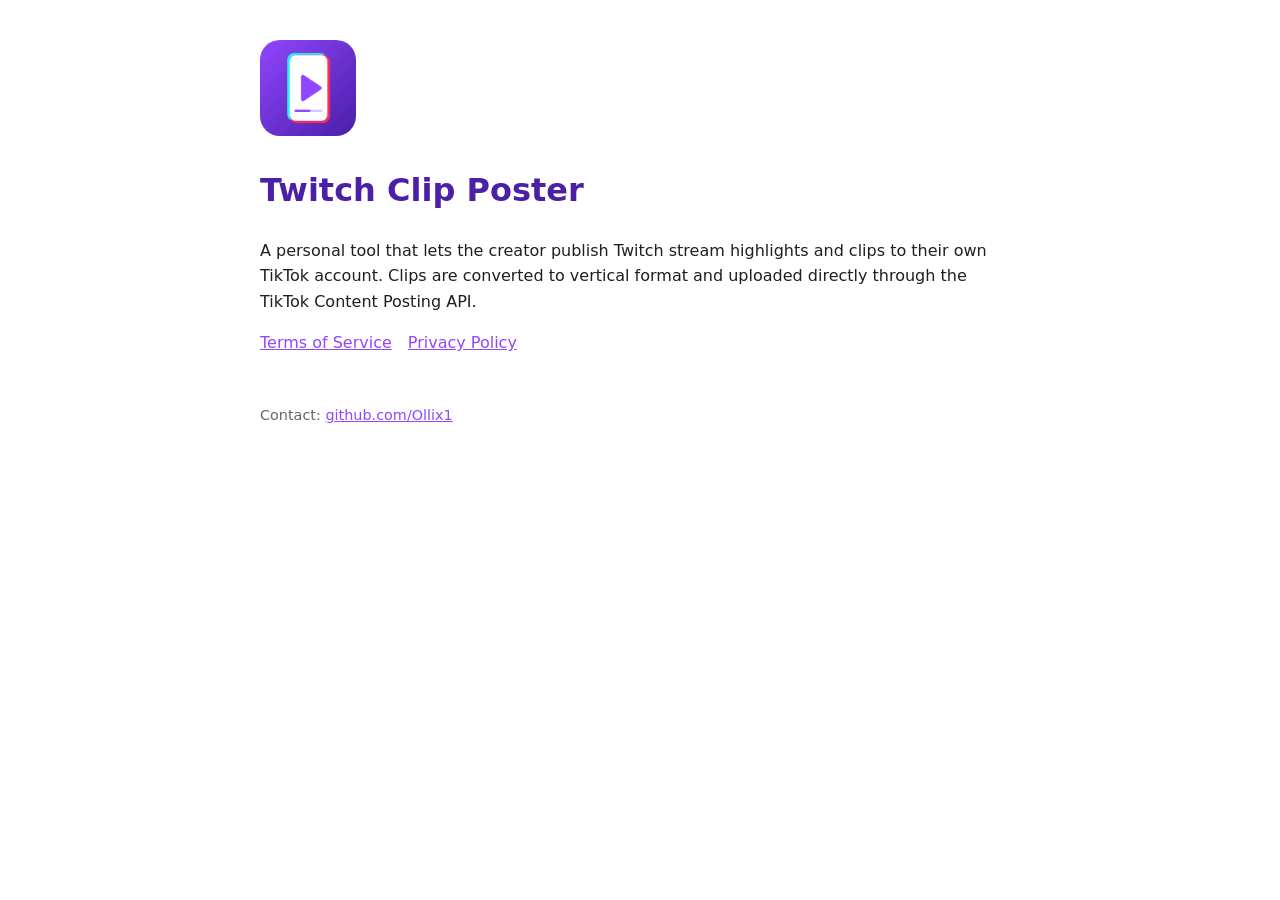
<file: index.html>
<!DOCTYPE html>
<html lang="en"><head><meta charset="utf-8"><meta name="viewport" content="width=device-width,initial-scale=1">
<title>Twitch Clip Poster</title><link rel="stylesheet" href="style.css"></head>
<body>
<img class="logo" src="icon.png" alt="Twitch Clip Poster logo">
<h1>Twitch Clip Poster</h1>
<p>A personal tool that lets the creator publish Twitch stream highlights and clips to their own TikTok account. Clips are converted to vertical format and uploaded directly through the TikTok Content Posting API.</p>
<nav><a href="terms.html">Terms of Service</a><a href="privacy.html">Privacy Policy</a></nav>
<footer>Contact: <a href="https://github.com/Ollix1">github.com/Ollix1</a></footer>
</body></html>
</file>
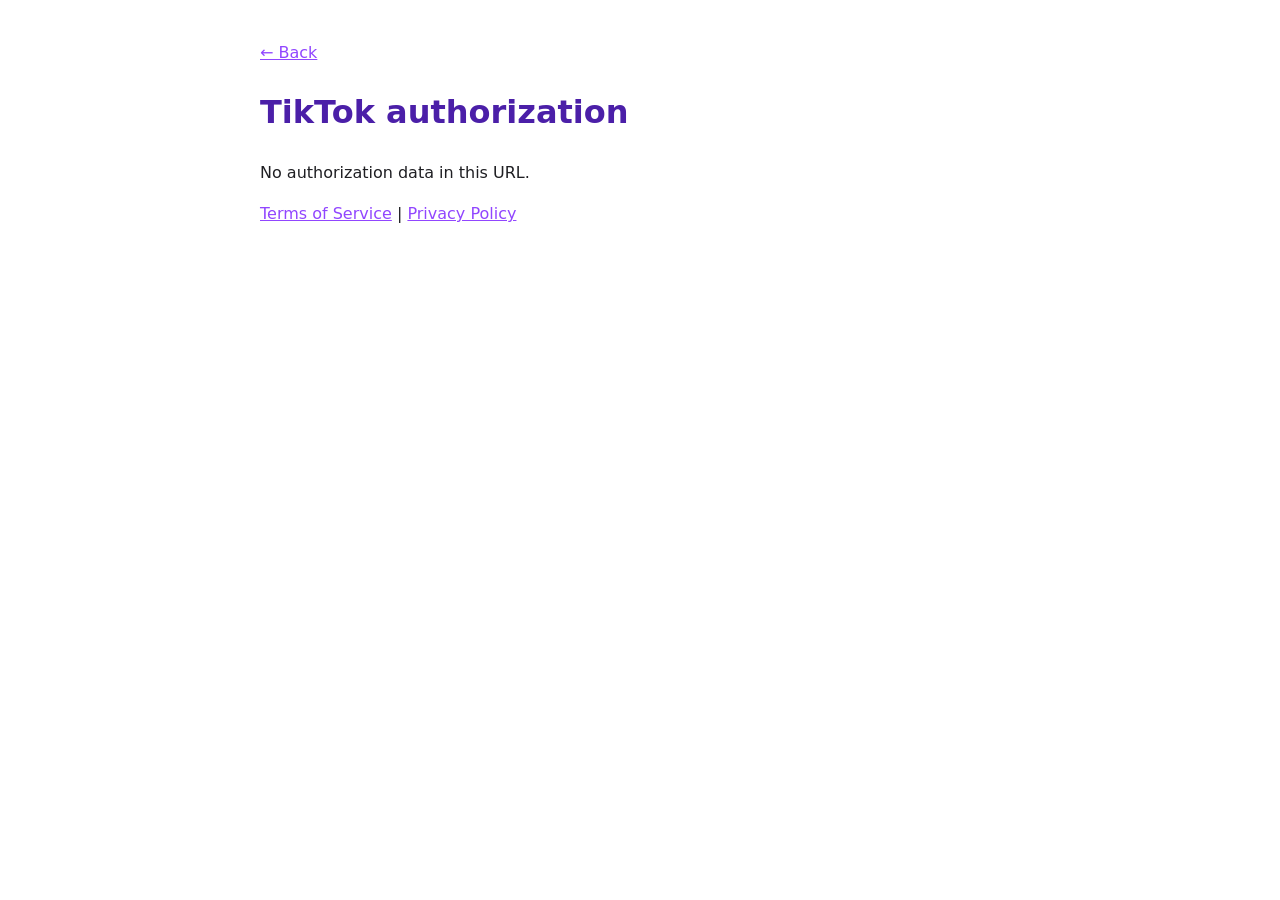
<file: callback.html>
<!DOCTYPE html>
<html lang="en"><head><meta charset="utf-8"><meta name="viewport" content="width=device-width,initial-scale=1">
<title>TikTok Login - Twitch Clip Poster</title><link rel="stylesheet" href="style.css"></head>
<body>
<p><a href="index.html">&larr; Back</a></p>
<h1>TikTok authorization</h1>
<p id="status">Waiting for TikTok response...</p>
<pre id="out" style="white-space:pre-wrap;word-break:break-all;background:#f4f0ff;padding:12px;border-radius:8px;display:none"></pre>
<p><a href="terms.html">Terms of Service</a> | <a href="privacy.html">Privacy Policy</a></p>
<script>
const p = new URLSearchParams(location.search);
const s = document.getElementById('status'), o = document.getElementById('out');
if (p.get('code')) {
  s.textContent = 'Authorization successful. Copy this code into the app:';
  o.textContent = p.get('code'); o.style.display = 'block';
} else if (p.get('error')) {
  s.textContent = 'Authorization failed: ' + p.get('error') + ' ' + (p.get('error_description') || '');
} else {
  s.textContent = 'No authorization data in this URL.';
}
</script>
</body></html>
</file>
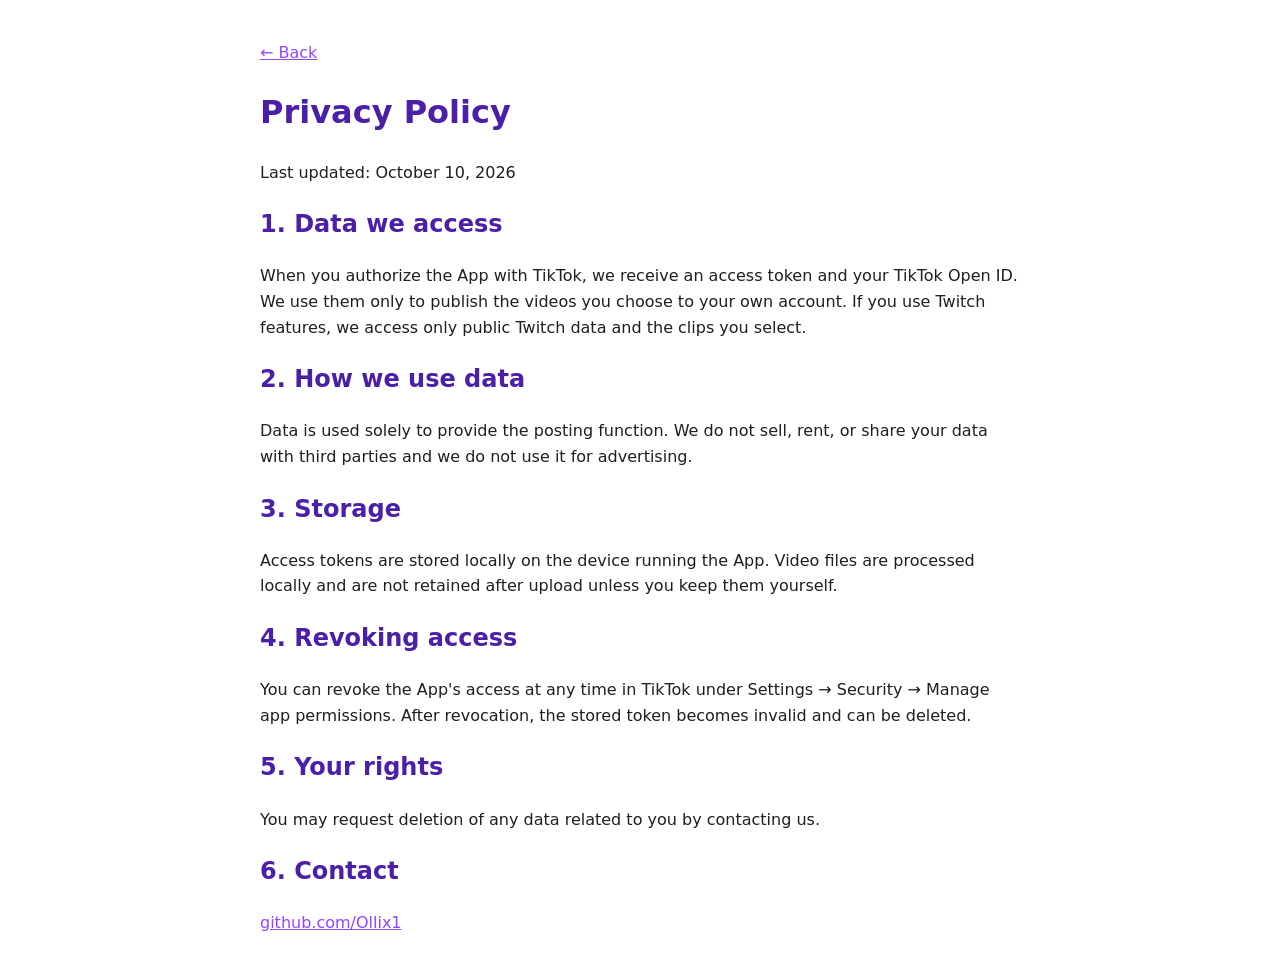
<file: privacy.html>
<!DOCTYPE html>
<html lang="en"><head><meta charset="utf-8"><meta name="viewport" content="width=device-width,initial-scale=1">
<title>Privacy Policy - Twitch Clip Poster</title><link rel="stylesheet" href="style.css"></head>
<body>
<p><a href="index.html">&larr; Back</a></p>
<h1>Privacy Policy</h1>
<p>Last updated: October 10, 2026</p>
<h2>1. Data we access</h2>
<p>When you authorize the App with TikTok, we receive an access token and your TikTok Open ID. We use them only to publish the videos you choose to your own account. If you use Twitch features, we access only public Twitch data and the clips you select.</p>
<h2>2. How we use data</h2>
<p>Data is used solely to provide the posting function. We do not sell, rent, or share your data with third parties and we do not use it for advertising.</p>
<h2>3. Storage</h2>
<p>Access tokens are stored locally on the device running the App. Video files are processed locally and are not retained after upload unless you keep them yourself.</p>
<h2>4. Revoking access</h2>
<p>You can revoke the App's access at any time in TikTok under Settings &rarr; Security &rarr; Manage app permissions. After revocation, the stored token becomes invalid and can be deleted.</p>
<h2>5. Your rights</h2>
<p>You may request deletion of any data related to you by contacting us.</p>
<h2>6. Contact</h2>
<p><a href="https://github.com/Ollix1">github.com/Ollix1</a></p>
</body></html>
</file>
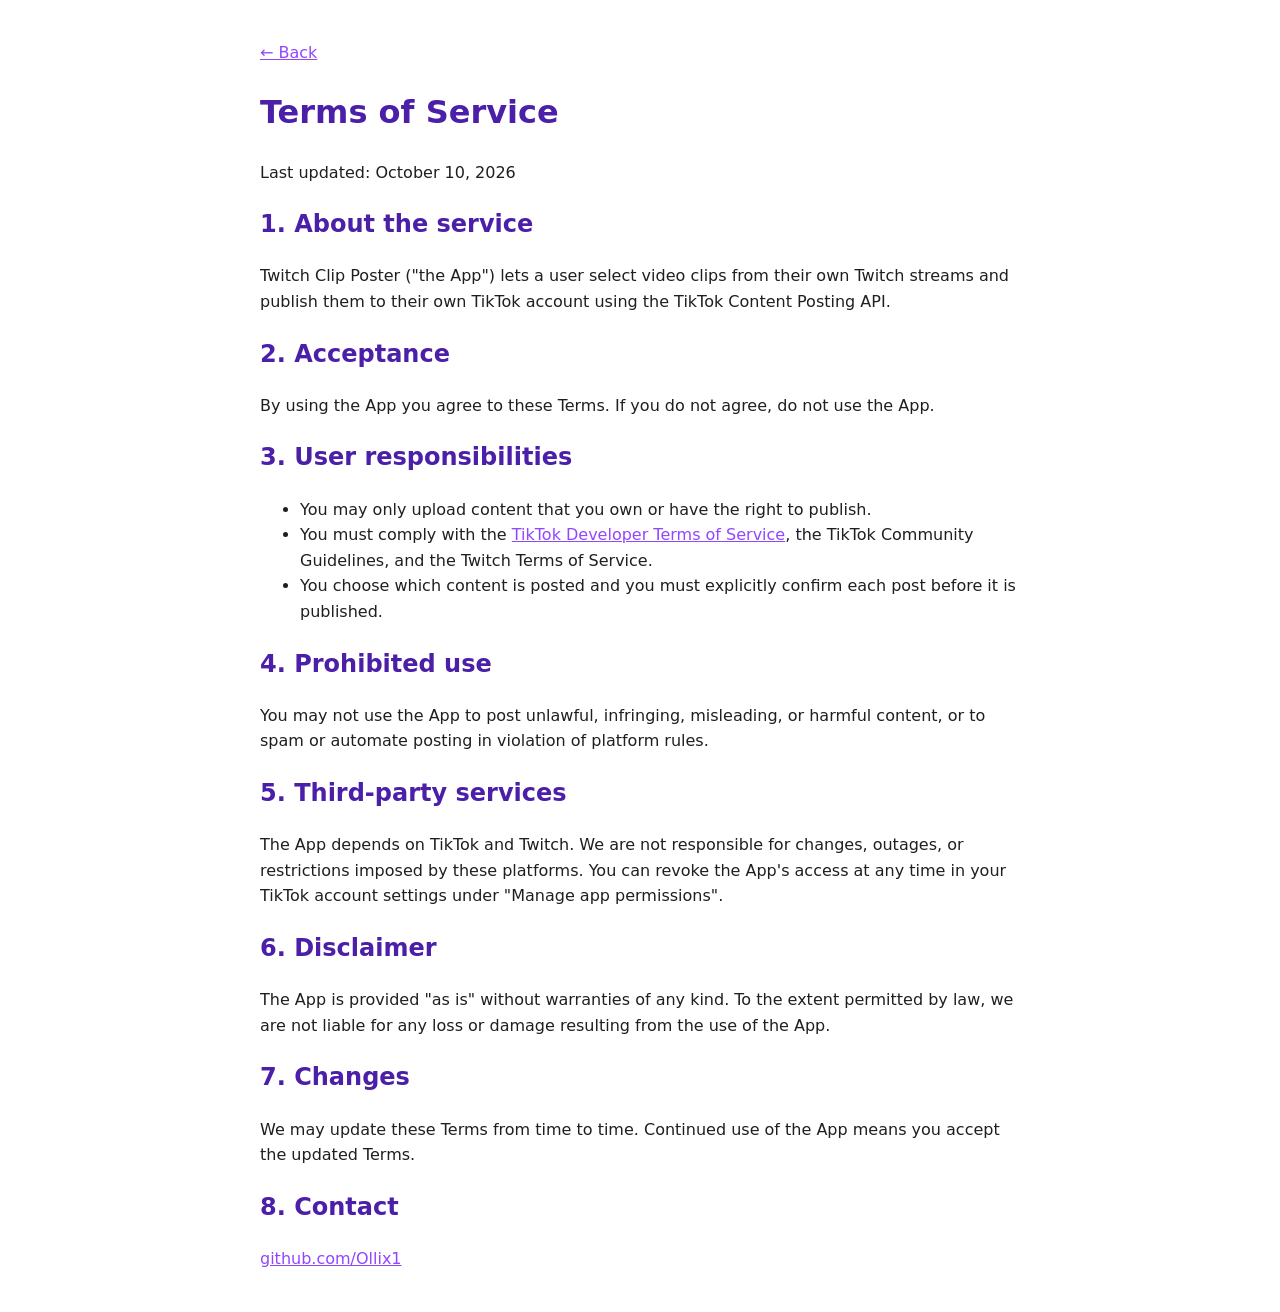
<file: terms.html>
<!DOCTYPE html>
<html lang="en"><head><meta charset="utf-8"><meta name="viewport" content="width=device-width,initial-scale=1">
<title>Terms of Service - Twitch Clip Poster</title><link rel="stylesheet" href="style.css"></head>
<body>
<p><a href="index.html">&larr; Back</a></p>
<h1>Terms of Service</h1>
<p>Last updated: October 10, 2026</p>
<h2>1. About the service</h2>
<p>Twitch Clip Poster ("the App") lets a user select video clips from their own Twitch streams and publish them to their own TikTok account using the TikTok Content Posting API.</p>
<h2>2. Acceptance</h2>
<p>By using the App you agree to these Terms. If you do not agree, do not use the App.</p>
<h2>3. User responsibilities</h2>
<ul>
<li>You may only upload content that you own or have the right to publish.</li>
<li>You must comply with the <a href="https://www.tiktok.com/legal/page/global/tik-tok-developer-terms-of-service/en">TikTok Developer Terms of Service</a>, the TikTok Community Guidelines, and the Twitch Terms of Service.</li>
<li>You choose which content is posted and you must explicitly confirm each post before it is published.</li>
</ul>
<h2>4. Prohibited use</h2>
<p>You may not use the App to post unlawful, infringing, misleading, or harmful content, or to spam or automate posting in violation of platform rules.</p>
<h2>5. Third-party services</h2>
<p>The App depends on TikTok and Twitch. We are not responsible for changes, outages, or restrictions imposed by these platforms. You can revoke the App's access at any time in your TikTok account settings under "Manage app permissions".</p>
<h2>6. Disclaimer</h2>
<p>The App is provided "as is" without warranties of any kind. To the extent permitted by law, we are not liable for any loss or damage resulting from the use of the App.</p>
<h2>7. Changes</h2>
<p>We may update these Terms from time to time. Continued use of the App means you accept the updated Terms.</p>
<h2>8. Contact</h2>
<p><a href="https://github.com/Ollix1">github.com/Ollix1</a></p>
</body></html>
</file>
<file: style.css>
body{font-family:system-ui,-apple-system,Segoe UI,Roboto,sans-serif;max-width:760px;margin:40px auto;padding:0 20px;line-height:1.6;color:#1f1f23}
h1,h2{color:#4B1FA8}a{color:#9146FF}img.logo{width:96px;border-radius:20px}
nav a{margin-right:16px}footer{margin-top:48px;font-size:.9em;color:#666}
</file>
